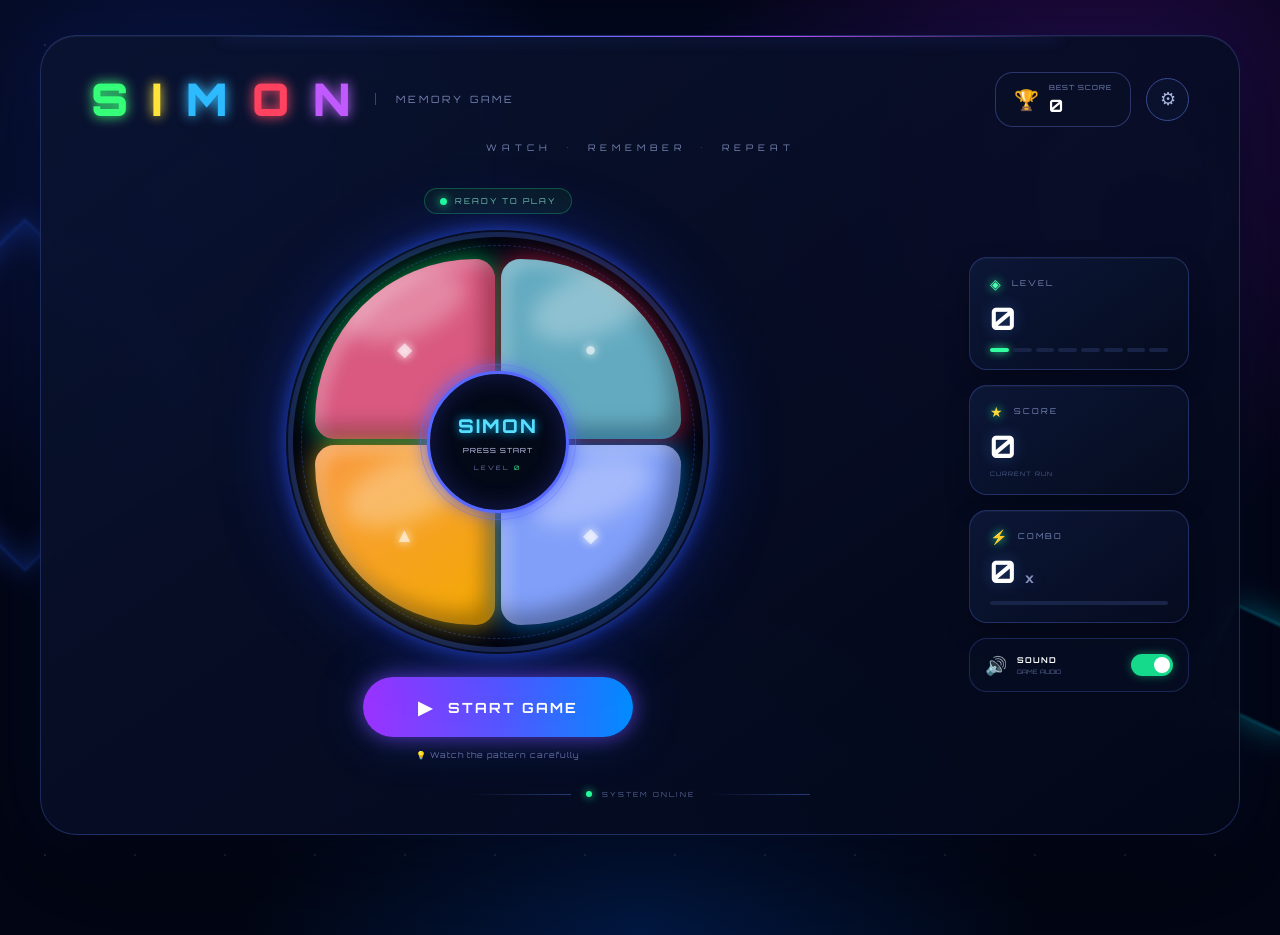
<file: index.html>
<!DOCTYPE html>
<html lang="en">
<head>
    <meta charset="UTF-8">
    <meta name="viewport" content="width=device-width, initial-scale=1.0">

    <title>Simon Neon Game</title>

    <!-- Google Font -->
    <link rel="preconnect" href="https://fonts.googleapis.com">
    <link rel="preconnect" href="https://fonts.gstatic.com" crossorigin>

    <link href="https://fonts.googleapis.com/css2?family=Orbitron:wght@400;500;600;700;800;900&display=swap" rel="stylesheet">

    <link rel="stylesheet" href="style.css">
</head>

<body>

    <!-- Background decoration -->
    <div class="stars"></div>

    <div class="neon-shape shape-one"></div>
    <div class="neon-shape shape-two"></div>
    <div class="neon-shape shape-three"></div>

    <div class="game-wrapper">

        <!-- TOP BAR -->
        <header class="top-bar">

            <div class="brand">

                <div class="simon-logo">
                    <span class="green-text">S</span>
                    <span class="yellow-text">I</span>
                    <span class="blue-text">M</span>
                    <span class="red-text">O</span>
                    <span class="purple-text">N</span>
                </div>

                <div class="game-label">MEMORY GAME</div>

            </div>


            <div class="top-right">

                <div class="best-score">
                    <span class="trophy">🏆</span>

                    <div>
                        <small>BEST SCORE</small>
                        <strong id="bestScore">0</strong>
                    </div>
                </div>

                <button class="icon-button" id="settingsBtn">⚙</button>

            </div>

        </header>


        <!-- SUBTITLE -->
        <div class="subtitle">
            WATCH <span>•</span> REMEMBER <span>•</span> REPEAT
        </div>


        <!-- MAIN CONTENT -->
        <main class="main-content">


            <!-- LEFT GAME -->
            <section class="game-section">

                <div class="status-pill">

                    <span class="status-dot"></span>

                    <span id="statusText">
                        READY TO PLAY
                    </span>

                </div>


                <!-- SIMON BOARD -->
                <div class="simon-board">

                    <div class="board-ring"></div>

                    <!-- GREEN -->
                    <button
                        class="simon-pad green"
                        data-color="green"
                        aria-label="Green">
                        
                        <span class="pad-icon">◆</span>

                    </button>


                    <!-- RED -->
                    <button
                        class="simon-pad red"
                        data-color="red"
                        aria-label="Red">

                        <span class="pad-icon">●</span>

                    </button>


                    <!-- YELLOW -->
                    <button
                        class="simon-pad yellow"
                        data-color="yellow"
                        aria-label="Yellow">

                        <span class="pad-icon">▲</span>

                    </button>


                    <!-- BLUE -->
                    <button
                        class="simon-pad blue"
                        data-color="blue"
                        aria-label="Blue">

                        <span class="pad-icon">◆</span>

                    </button>


                    <!-- CENTER -->
                    <div class="center-console">

                        <div class="center-glow"></div>

                        <div class="center-inner">

                            <div class="mini-logo">
                                SIMON
                            </div>

                            <div
                                class="center-message"
                                id="centerMessage">
                                PRESS START
                            </div>

                            <div class="level-small">
                                LEVEL <span id="levelCenter">0</span>
                            </div>

                        </div>

                    </div>

                </div>


                <!-- START BUTTON -->
                <button class="start-button" id="startButton">

                    <span class="play-icon">▶</span>

                    <span id="startText">
                        START GAME
                    </span>

                </button>


                <div class="game-tip">
                    <span>💡</span>
                    Watch the pattern carefully
                </div>

            </section>



            <!-- RIGHT HUD -->
            <aside class="hud-panel">


                <!-- LEVEL -->
                <div class="hud-card level-card">

                    <div class="card-heading">

                        <span class="card-icon">◈</span>

                        <span>LEVEL</span>

                    </div>

                    <div class="big-number" id="level">
                        0
                    </div>

                    <div class="level-bars">

                        <span class="bar active"></span>
                        <span class="bar"></span>
                        <span class="bar"></span>
                        <span class="bar"></span>
                        <span class="bar"></span>
                        <span class="bar"></span>
                        <span class="bar"></span>
                        <span class="bar"></span>

                    </div>

                </div>


                <!-- SCORE -->
                <div class="hud-card">

                    <div class="card-heading">

                        <span class="card-icon score-icon">★</span>

                        <span>SCORE</span>

                    </div>

                    <div class="big-number" id="score">
                        0
                    </div>

                    <div class="small-label">
                        CURRENT RUN
                    </div>

                </div>


                <!-- COMBO -->
                <div class="hud-card combo-card">

                    <div class="card-heading">

                        <span class="card-icon combo-icon">⚡</span>

                        <span>COMBO</span>

                    </div>

                    <div class="big-number">
                        <span id="combo">0</span>
                        <small>x</small>
                    </div>

                    <div class="combo-line">
                        <div id="comboFill"></div>
                    </div>

                </div>


                <!-- SOUND -->
                <div class="sound-card">

                    <div class="sound-info">

                        <span class="sound-icon">🔊</span>

                        <div>
                            <strong>SOUND</strong>
                            <small>GAME AUDIO</small>
                        </div>

                    </div>

                    <button
                        class="toggle active"
                        id="soundToggle">

                        <span></span>

                    </button>

                </div>


            </aside>

        </main>


        <!-- BOTTOM -->
        <footer class="footer">

            <div class="footer-line"></div>

            <div class="footer-text">
                <span class="green-dot"></span>
                SYSTEM ONLINE
            </div>

            <div class="footer-line"></div>

        </footer>

    </div>


    <!-- SETTINGS MODAL -->
    <div class="modal" id="settingsModal">

        <div class="modal-box">

            <button class="close-modal" id="closeModal">
                ×
            </button>

            <h2>GAME SETTINGS</h2>

            <p>
                Simon Memory Challenge
            </p>

            <div class="setting-row">

                <span>Sound</span>

                <span id="modalSound">
                    ON
                </span>

            </div>

            <div class="setting-row">

                <span>Difficulty</span>

                <span>NORMAL</span>

            </div>

        </div>

    </div>


    <script src="app.js"></script>

</body>
</html>
</file>
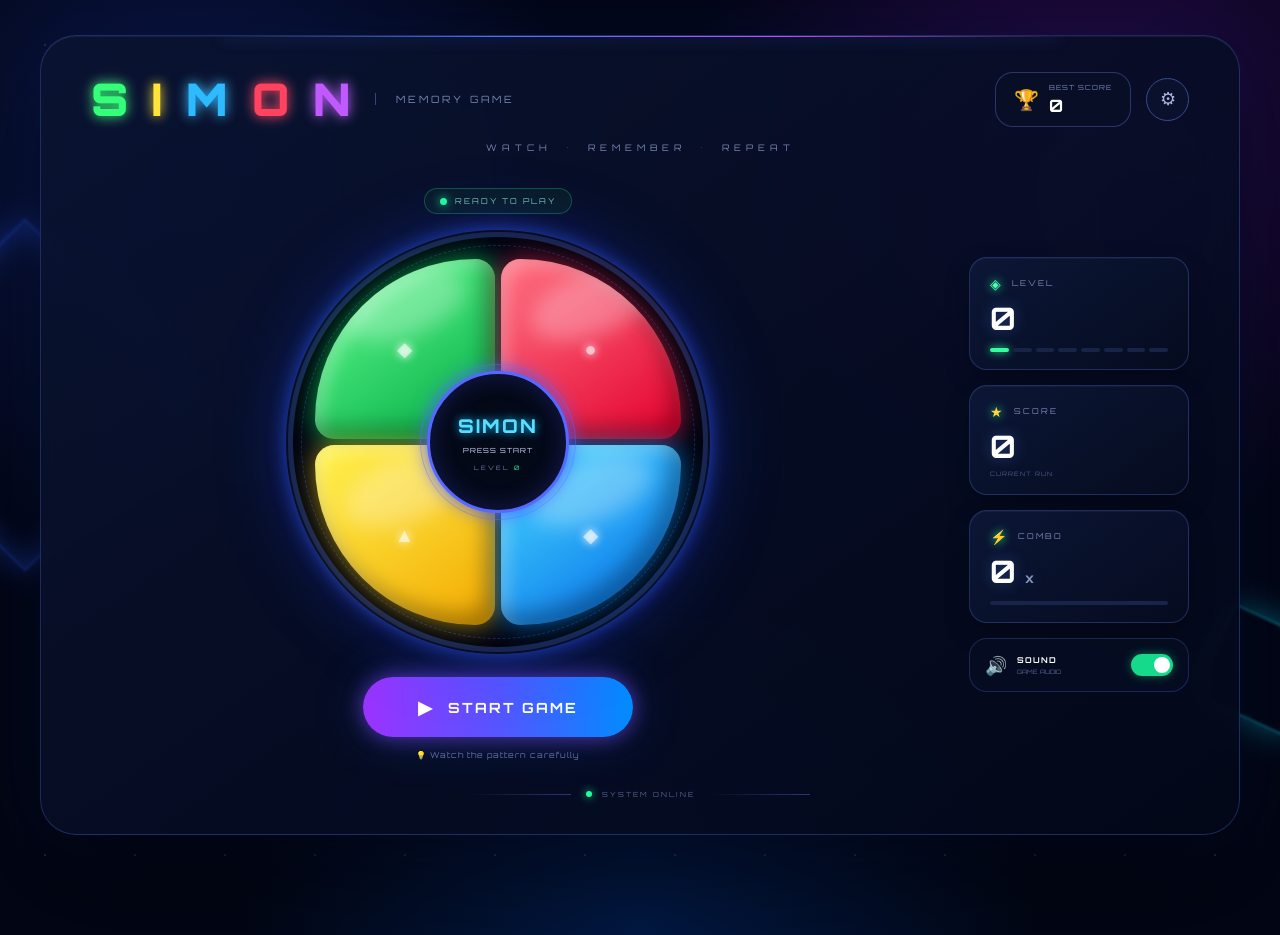
<file: index5.html>
<!DOCTYPE html>
<html lang="en">
<head>
    <meta charset="UTF-8">
    <meta name="viewport" content="width=device-width, initial-scale=1.0">

    <title>Simon Neon Game</title>

    <!-- Google Font -->
    <link rel="preconnect" href="https://fonts.googleapis.com">
    <link rel="preconnect" href="https://fonts.gstatic.com" crossorigin>

    <link href="https://fonts.googleapis.com/css2?family=Orbitron:wght@400;500;600;700;800;900&display=swap" rel="stylesheet">

    <link rel="stylesheet" href="style5.css">
</head>

<body>

    <!-- Background decoration -->
    <div class="stars"></div>

    <div class="neon-shape shape-one"></div>
    <div class="neon-shape shape-two"></div>
    <div class="neon-shape shape-three"></div>

    <div class="game-wrapper">

        <!-- TOP BAR -->
        <header class="top-bar">

            <div class="brand">

                <div class="simon-logo">
                    <span class="green-text">S</span>
                    <span class="yellow-text">I</span>
                    <span class="blue-text">M</span>
                    <span class="red-text">O</span>
                    <span class="purple-text">N</span>
                </div>

                <div class="game-label">MEMORY GAME</div>

            </div>


            <div class="top-right">

                <div class="best-score">
                    <span class="trophy">🏆</span>

                    <div>
                        <small>BEST SCORE</small>
                        <strong id="bestScore">0</strong>
                    </div>
                </div>

                <button class="icon-button" id="settingsBtn">⚙</button>

            </div>

        </header>


        <!-- SUBTITLE -->
        <div class="subtitle">
            WATCH <span>•</span> REMEMBER <span>•</span> REPEAT
        </div>


        <!-- MAIN CONTENT -->
        <main class="main-content">


            <!-- LEFT GAME -->
            <section class="game-section">

                <div class="status-pill">

                    <span class="status-dot"></span>

                    <span id="statusText">
                        READY TO PLAY
                    </span>

                </div>


                <!-- SIMON BOARD -->
                <div class="simon-board">

                    <div class="board-ring"></div>

                    <!-- GREEN -->
                    <button
                        class="simon-pad green"
                        data-color="green"
                        aria-label="Green">
                        
                        <span class="pad-icon">◆</span>

                    </button>


                    <!-- RED -->
                    <button
                        class="simon-pad red"
                        data-color="red"
                        aria-label="Red">

                        <span class="pad-icon">●</span>

                    </button>


                    <!-- YELLOW -->
                    <button
                        class="simon-pad yellow"
                        data-color="yellow"
                        aria-label="Yellow">

                        <span class="pad-icon">▲</span>

                    </button>


                    <!-- BLUE -->
                    <button
                        class="simon-pad blue"
                        data-color="blue"
                        aria-label="Blue">

                        <span class="pad-icon">◆</span>

                    </button>


                    <!-- CENTER -->
                    <div class="center-console">

                        <div class="center-glow"></div>

                        <div class="center-inner">

                            <div class="mini-logo">
                                SIMON
                            </div>

                            <div
                                class="center-message"
                                id="centerMessage">
                                PRESS START
                            </div>

                            <div class="level-small">
                                LEVEL <span id="levelCenter">0</span>
                            </div>

                        </div>

                    </div>

                </div>


                <!-- START BUTTON -->
                <button class="start-button" id="startButton">

                    <span class="play-icon">▶</span>

                    <span id="startText">
                        START GAME
                    </span>

                </button>


                <div class="game-tip">
                    <span>💡</span>
                    Watch the pattern carefully
                </div>

            </section>



            <!-- RIGHT HUD -->
            <aside class="hud-panel">


                <!-- LEVEL -->
                <div class="hud-card level-card">

                    <div class="card-heading">

                        <span class="card-icon">◈</span>

                        <span>LEVEL</span>

                    </div>

                    <div class="big-number" id="level">
                        0
                    </div>

                    <div class="level-bars">

                        <span class="bar active"></span>
                        <span class="bar"></span>
                        <span class="bar"></span>
                        <span class="bar"></span>
                        <span class="bar"></span>
                        <span class="bar"></span>
                        <span class="bar"></span>
                        <span class="bar"></span>

                    </div>

                </div>


                <!-- SCORE -->
                <div class="hud-card">

                    <div class="card-heading">

                        <span class="card-icon score-icon">★</span>

                        <span>SCORE</span>

                    </div>

                    <div class="big-number" id="score">
                        0
                    </div>

                    <div class="small-label">
                        CURRENT RUN
                    </div>

                </div>


                <!-- COMBO -->
                <div class="hud-card combo-card">

                    <div class="card-heading">

                        <span class="card-icon combo-icon">⚡</span>

                        <span>COMBO</span>

                    </div>

                    <div class="big-number">
                        <span id="combo">0</span>
                        <small>x</small>
                    </div>

                    <div class="combo-line">
                        <div id="comboFill"></div>
                    </div>

                </div>


                <!-- SOUND -->
                <div class="sound-card">

                    <div class="sound-info">

                        <span class="sound-icon">🔊</span>

                        <div>
                            <strong>SOUND</strong>
                            <small>GAME AUDIO</small>
                        </div>

                    </div>

                    <button
                        class="toggle active"
                        id="soundToggle">

                        <span></span>

                    </button>

                </div>


            </aside>

        </main>


        <!-- BOTTOM -->
        <footer class="footer">

            <div class="footer-line"></div>

            <div class="footer-text">
                <span class="green-dot"></span>
                SYSTEM ONLINE
            </div>

            <div class="footer-line"></div>

        </footer>

    </div>


    <!-- SETTINGS MODAL -->
    <div class="modal" id="settingsModal">

        <div class="modal-box">

            <button class="close-modal" id="closeModal">
                ×
            </button>

            <h2>GAME SETTINGS</h2>

            <p>
                Simon Memory Challenge
            </p>

            <div class="setting-row">

                <span>Sound</span>

                <span id="modalSound">
                    ON
                </span>

            </div>

            <div class="setting-row">

                <span>Difficulty</span>

                <span>NORMAL</span>

            </div>

        </div>

    </div>


    <script src="app5.js"></script>

</body>
</html>
</file>
<file: style.css>
/* =========================================
   RESET
========================================= */

* {
    margin: 0;
    padding: 0;
    box-sizing: border-box;
}

html {
    scroll-behavior: smooth;
}

body {

    min-height: 100vh;

    font-family: "Orbitron", sans-serif;

    color: white;

    overflow-x: hidden;

    background:

        radial-gradient(
            circle at 15% 20%,
            rgba(30, 60, 180, .35),
            transparent 30%
        ),

        radial-gradient(
            circle at 85% 15%,
            rgba(150, 20, 220, .25),
            transparent 30%
        ),

        radial-gradient(
            circle at 50% 100%,
            rgba(0, 100, 255, .2),
            transparent 35%
        ),

        #020615;
}


/* =========================================
   BACKGROUND
========================================= */

body::before {

    content: "";

    position: fixed;

    inset: 0;

    pointer-events: none;

    background-image:

        radial-gradient(
            white 1px,
            transparent 1px
        );

    background-size: 90px 90px;

    opacity: .12;

    animation: starsMove 25s linear infinite;
}

@keyframes starsMove {

    from {
        transform: translateY(0);
    }

    to {
        transform: translateY(90px);
    }
}


.neon-shape {

    position: fixed;

    pointer-events: none;

    filter: blur(1px);

    opacity: .4;
}

.shape-one {

    width: 250px;
    height: 250px;

    left: -100px;
    top: 30%;

    border: 2px solid #245cff;

    transform: rotate(45deg);

    box-shadow:
        0 0 30px #245cff,
        inset 0 0 30px #245cff;

    animation: floatOne 8s ease-in-out infinite;
}

.shape-two {

    width: 150px;
    height: 150px;

    right: 5%;
    top: 15%;

    border: 2px solid #bd36ff;

    border-radius: 50%;

    box-shadow:
        0 0 30px #bd36ff;

    animation: floatTwo 6s ease-in-out infinite;
}

.shape-three {

    width: 100px;
    height: 100px;

    right: -30px;
    bottom: 20%;

    border: 2px solid #00eaff;

    transform: rotate(25deg);

    box-shadow:
        0 0 30px #00eaff;

}

@keyframes floatOne {

    50% {
        transform: translateY(-30px) rotate(60deg);
    }
}

@keyframes floatTwo {

    50% {
        transform: translateY(25px);
    }
}


/* =========================================
   MAIN WRAPPER
========================================= */

.game-wrapper {

    width: min(1200px, 94%);

    min-height: 720px;

    margin: 35px auto;

    padding: 35px 50px;

    border-radius: 36px;

    border: 1px solid rgba(77, 105, 210, .35);

    background:
        linear-gradient(
            145deg,
            rgba(10, 19, 48, .92),
            rgba(3, 8, 25, .88)
        );

    box-shadow:

        0 30px 100px rgba(0,0,0,.6),

        inset 0 1px 0
        rgba(255,255,255,.05),

        0 0 70px
        rgba(20,70,255,.12);

    backdrop-filter: blur(25px);

    position: relative;

    overflow: hidden;
}

.game-wrapper::before {

    content: "";

    position: absolute;

    top: 0;
    left: 15%;

    width: 70%;
    height: 1px;

    background: linear-gradient(
        90deg,
        transparent,
        #4c72ff,
        #bd4dff,
        transparent
    );

    box-shadow: 0 0 15px #546cff;
}


/* =========================================
   TOP BAR
========================================= */

.top-bar {

    display: flex;

    justify-content: space-between;

    align-items: center;
}

.brand {

    display: flex;

    align-items: center;

    gap: 20px;
}

.simon-logo {

    font-size: 45px;

    font-weight: 900;

    letter-spacing: 5px;

    text-shadow:
        0 0 12px currentColor,
        0 0 25px rgba(255,255,255,.15);
}

.green-text {
    color: #35ff78;
}

.yellow-text {
    color: #ffe33b;
}

.blue-text {
    color: #2dbaff;
}

.red-text {
    color: #ff4260;
}

.purple-text {
    color: #c05aff;
}

.game-label {

    font-size: 10px;

    color: #7785b4;

    letter-spacing: 3px;

    padding-left: 20px;

    border-left: 1px solid #334477;
}


.top-right {

    display: flex;

    align-items: center;

    gap: 15px;
}

.best-score {

    display: flex;

    align-items: center;

    gap: 10px;

    padding: 10px 18px;

    border-radius: 18px;

    border: 1px solid rgba(95,112,210,.4);

    background: rgba(8,15,39,.8);
}

.trophy {

    font-size: 20px;
}

.best-score small {

    display: block;

    color: #7886b7;

    font-size: 7px;

    letter-spacing: 1px;
}

.best-score strong {

    display: block;

    font-size: 17px;

    margin-top: 3px;
}

.icon-button {

    width: 43px;
    height: 43px;

    border-radius: 50%;

    border: 1px solid #384b91;

    color: #aab6df;

    background: #09112d;

    cursor: pointer;

    font-size: 18px;

    transition: .25s;
}

.icon-button:hover {

    color: white;

    border-color: #6f7fff;

    box-shadow: 0 0 20px #425cff;

    transform: rotate(30deg);
}


/* =========================================
   SUBTITLE
========================================= */

.subtitle {

    text-align: center;

    margin-top: 15px;

    font-size: 9px;

    letter-spacing: 5px;

    color: #7785b2;
}

.subtitle span {

    color: #526aff;

    margin: 0 7px;
}


/* =========================================
   MAIN CONTENT
========================================= */

.main-content {

    display: grid;

    grid-template-columns: 1fr 220px;

    align-items: center;

    gap: 65px;

    margin-top: 35px;
}


/* =========================================
   GAME SECTION
========================================= */

.game-section {

    display: flex;

    flex-direction: column;

    align-items: center;
}

.status-pill {

    display: flex;

    align-items: center;

    gap: 8px;

    padding: 7px 15px;

    margin-bottom: 18px;

    border-radius: 30px;

    border: 1px solid rgba(42,255,145,.25);

    background: rgba(12,40,39,.5);

    color: #74c9b0;

    font-size: 8px;

    letter-spacing: 2px;
}

.status-dot {

    width: 7px;
    height: 7px;

    border-radius: 50%;

    background: #21ff9b;

    box-shadow: 0 0 10px #21ff9b;

    animation: statusPulse 1.5s infinite;
}

@keyframes statusPulse {

    50% {
        opacity: .3;
    }
}


/* =========================================
   SIMON BOARD
========================================= */

.simon-board {

    width: 420px;
    height: 420px;

    position: relative;

    border-radius: 50%;

    background:

        radial-gradient(
            circle,
            #111b3d 0%,
            #050a1d 65%,
            #020511 100%
        );

    border: 5px solid #182652;

    box-shadow:

        0 0 0 2px #080d22,

        0 0 20px rgba(48,89,255,.8),

        0 0 70px rgba(32,65,255,.35),

        inset 0 0 50px rgba(0,0,0,.8);
}


/* outer ring */

.board-ring {

    position: absolute;

    inset: 8px;

    border-radius: 50%;

    border: 1px dashed rgba(70,108,255,.3);

    animation: ringRotate 20s linear infinite;
}

@keyframes ringRotate {

    to {
        transform: rotate(360deg);
    }
}


/* =========================================
   SIMON PADS
========================================= */

.simon-pad {

    position: absolute;

    width: 180px;
    height: 180px;

    border: none;

    cursor: pointer;

    z-index: 3;

    transition:
        transform .15s,
        filter .15s;

    overflow: hidden;
}

.simon-pad::after {

    content: "";

    position: absolute;

    width: 70%;

    height: 35%;

    top: 8%;

    left: 15%;

    border-radius: 50%;

    background: rgba(255,255,255,.28);

    filter: blur(10px);

    transform: rotate(-20deg);
}

.pad-icon {

    position: absolute;

    left: 50%;
    top: 50%;

    transform: translate(-50%,-50%);

    font-size: 20px;

    color: rgba(255,255,255,.55);

    text-shadow: 0 0 10px white;

    z-index: 4;
}


/* GREEN */

.green {

    left: 22px;
    top: 22px;

    border-radius:
        100% 12% 12% 12%;

    background:
        linear-gradient(
            145deg,
                      #d95980,
     #d95980
        );

    box-shadow:

        inset -10px -12px 20px rgba(0,0,0,.3),

        inset 8px 8px 15px rgba(255,255,255,.25),

        0 0 25px rgba(0,255,91,.6);
}


/* RED */

.red {

    right: 22px;
    top: 22px;

    border-radius:
        12% 100% 12% 12%;

    background:
        linear-gradient(
            145deg,
                      #63aac0,
             #63aac0
        );

    box-shadow:

        inset -10px -12px 20px rgba(0,0,0,.3),

        inset 8px 8px 15px rgba(255,255,255,.25),

        0 0 25px rgba(255,30,65,.6);
}


/* YELLOW */

.yellow {

    left: 22px;
    bottom: 22px;

    border-radius:
        12% 12% 12% 100%;

    background:
        linear-gradient(
            145deg,
              #f99b45,
            #f3a900
            
        );

    box-shadow:

        inset -10px -12px 20px rgba(0,0,0,.3),

        inset 8px 8px 15px rgba(255,255,255,.25),

        0 0 25px rgba(255,205,0,.6);
}


/* BLUE */

.blue {

    right: 22px;
    bottom: 22px;

    border-radius:
        12% 12% 100% 12%;

    background:
        linear-gradient(
            145deg,
                      #819ff9,
         #819ff9
            
        );

    box-shadow:

        inset -10px -12px 20px rgba(0,0,0,.3),

        inset 8px 8px 15px rgba(255,255,255,.25),

        0 0 25px rgba(0,150,255,.6);
}


/* hover */

.simon-pad:hover {

    transform: scale(1.025);

    filter: brightness(1.15);
}


/* active */

.simon-pad.active {

    transform: scale(.92);

    filter: brightness(1.7);

    z-index: 5;
}

.green.active {
    box-shadow: 0 0 40px #00ff66,
                0 0 90px #00ff66;
}

.red.active {
    box-shadow: 0 0 40px #ff1744,
                0 0 90px #ff1744;
}

.yellow.active {
    box-shadow: 0 0 40px #ffd000,
                0 0 90px #ffd000;
}

.blue.active {
    box-shadow: 0 0 40px #00aaff,
                0 0 90px #00aaff;
}


/* =========================================
   CENTER CONSOLE
========================================= */

.center-console {

    position: absolute;

    width: 142px;
    height: 142px;

    left: 50%;
    top: 50%;

    transform: translate(-50%,-50%);

    border-radius: 50%;

    background: #040918;

    border: 3px solid #5668ff;

    z-index: 10;

    box-shadow:

        0 0 20px #4b5dff,

        inset 0 0 25px rgba(72,84,255,.25);
}

.center-glow {

    position: absolute;

    inset: -10px;

    border-radius: 50%;

    border: 1px solid rgba(98,110,255,.4);

    animation: centerPulse 2s infinite;
}

@keyframes centerPulse {

    50% {
        transform: scale(1.08);
        opacity: .4;
    }
}

.center-inner {

    height: 100%;

    display: flex;

    flex-direction: column;

    align-items: center;

    justify-content: center;

    text-align: center;
}

.mini-logo {

    font-size: 19px;

    font-weight: 800;

    color: #58dfff;

    letter-spacing: 2px;

    text-shadow:
        0 0 10px #00bfff;
}

.center-message {

    margin-top: 8px;

    font-size: 7px;

    letter-spacing: 1px;

    color: #d2d8ff;
}

.level-small {

    margin-top: 9px;

    font-size: 6px;

    color: #7281b7;

    letter-spacing: 2px;
}

.level-small span {

    color: #35ff9e;
}


/* =========================================
   START BUTTON
========================================= */

.start-button {

    margin-top: 25px;

    width: 270px;
    height: 60px;

    border: none;

    border-radius: 40px;

    cursor: pointer;

    display: flex;

    justify-content: center;

    align-items: center;

    gap: 14px;

    font-family: inherit;

    font-size: 14px;

    font-weight: 700;

    letter-spacing: 2px;

    color: white;

    background:

        linear-gradient(
            90deg,
            #9b32ff,
            #5655ff,
            #008cff
        );

    box-shadow:

        0 0 20px rgba(120,70,255,.65),

        0 0 50px rgba(60,100,255,.25);

    transition: .25s;
}

.start-button:hover {

    transform: translateY(-3px) scale(1.03);

    box-shadow:

        0 0 30px #9a4cff,

        0 0 70px rgba(70,100,255,.5);
}

.start-button:active {

    transform: scale(.96);
}

.play-icon {

    font-size: 18px;
}


/* =========================================
   GAME TIP
========================================= */

.game-tip {

    margin-top: 13px;

    color: #6574a8;

    font-size: 8px;

    letter-spacing: 1px;
}


/* =========================================
   HUD
========================================= */

.hud-panel {

    display: flex;

    flex-direction: column;

    gap: 15px;
}

.hud-card {

    padding: 17px 20px;

    border-radius: 18px;

    border: 1px solid rgba(66,91,180,.4);

    background:

        linear-gradient(
            145deg,
            rgba(13,24,57,.9),
            rgba(6,12,32,.9)
        );

    box-shadow:

        inset 0 1px 0 rgba(255,255,255,.04),

        0 10px 25px rgba(0,0,0,.25);
}

.card-heading {

    display: flex;

    align-items: center;

    gap: 9px;

    color: #7887b8;

    font-size: 8px;

    letter-spacing: 2px;
}

.card-icon {

    color: #4cffad;

    font-size: 14px;

    text-shadow: 0 0 10px #25ff9c;
}

.score-icon {
    color: #ffd83d;
}

.combo-icon {
    color: #c557ff;
}

.big-number {

    margin-top: 7px;

    font-size: 31px;

    font-weight: 700;

    color: white;

    text-shadow:
        0 0 15px rgba(90,150,255,.3);
}

.big-number small {

    font-size: 13px;

    color: #8794bd;
}

.small-label {

    margin-top: 4px;

    color: #4d5c89;

    font-size: 6px;

    letter-spacing: 1px;
}


/* =========================================
   LEVEL BARS
========================================= */

.level-bars {

    display: flex;

    gap: 4px;

    margin-top: 10px;
}

.bar {

    height: 4px;

    flex: 1;

    border-radius: 5px;

    background: #172448;
}

.bar.active {

    background: #32ff9f;

    box-shadow:
        0 0 8px #32ff9f;
}


/* =========================================
   COMBO
========================================= */

.combo-line {

    width: 100%;

    height: 4px;

    margin-top: 10px;

    background: #182448;

    border-radius: 10px;

    overflow: hidden;
}

#comboFill {

    width: 0%;

    height: 100%;

    border-radius: 10px;

    background:
        linear-gradient(
            90deg,
            #a23aff,
            #42c8ff
        );

    box-shadow:
        0 0 10px #8c4cff;

    transition: .3s;
}


/* =========================================
   SOUND
========================================= */

.sound-card {

    padding: 15px;

    border-radius: 18px;

    border: 1px solid rgba(66,91,180,.35);

    background: rgba(7,14,36,.8);

    display: flex;

    align-items: center;

    justify-content: space-between;
}

.sound-info {

    display: flex;

    align-items: center;

    gap: 10px;
}

.sound-icon {

    font-size: 18px;
}

.sound-info strong {

    display: block;

    font-size: 8px;

    letter-spacing: 1px;
}

.sound-info small {

    display: block;

    margin-top: 3px;

    color: #56668f;

    font-size: 6px;
}


/* toggle */

.toggle {

    width: 42px;
    height: 22px;

    border: none;

    border-radius: 20px;

    background: #27304e;

    cursor: pointer;

    position: relative;
}

.toggle span {

    position: absolute;

    width: 16px;
    height: 16px;

    top: 3px;
    left: 3px;

    border-radius: 50%;

    background: white;

    transition: .25s;
}

.toggle.active {

    background: #15d98b;

    box-shadow:
        0 0 10px rgba(20,255,150,.4);
}

.toggle.active span {

    left: 23px;
}


/* =========================================
   FOOTER
========================================= */

.footer {

    display: flex;

    align-items: center;

    justify-content: center;

    gap: 15px;

    margin-top: 30px;
}

.footer-line {

    height: 1px;

    width: 100px;

    background:
        linear-gradient(
            90deg,
            transparent,
            #263a77
        );
}

.footer-text {

    font-size: 7px;

    color: #53638e;

    letter-spacing: 2px;
}

.green-dot {

    display: inline-block;

    width: 6px;
    height: 6px;

    border-radius: 50%;

    background: #22ff9c;

    box-shadow: 0 0 8px #22ff9c;

    margin-right: 6px;
}


/* =========================================
   MODAL
========================================= */

.modal {

    position: fixed;

    inset: 0;

    display: none;

    align-items: center;

    justify-content: center;

    background: rgba(0,0,0,.7);

    backdrop-filter: blur(8px);

    z-index: 100;
}

.modal.show {

    display: flex;
}

.modal-box {

    width: 350px;

    padding: 30px;

    border-radius: 25px;

    border: 1px solid #485cff;

    background: #07102d;

    box-shadow:
        0 0 50px rgba(60,80,255,.5);

    position: relative;
}

.modal-box h2 {

    font-size: 17px;

    color: #60dfff;
}

.modal-box p {

    margin-top: 8px;

    font-size: 9px;

    color: #6979a8;
}

.close-modal {

    position: absolute;

    right: 18px;
    top: 15px;

    border: none;

    background: none;

    color: white;

    font-size: 25px;

    cursor: pointer;
}

.setting-row {

    display: flex;

    justify-content: space-between;

    margin-top: 25px;

    padding-bottom: 12px;

    border-bottom: 1px solid #1e2b55;

    font-size: 10px;
}

.setting-row span:last-child {

    color: #38ffa1;
}


/* =========================================
   RESPONSIVE
========================================= */

@media(max-width: 900px) {

    .game-wrapper {

        padding: 25px;

    }

    .main-content {

        grid-template-columns: 1fr;

        gap: 30px;
    }

    .hud-panel {

        display: grid;

        grid-template-columns: repeat(2,1fr);
    }

    .sound-card {

        grid-column: span 2;
    }
}


@media(max-width: 550px) {

    .game-wrapper {

        width: 96%;

        margin: 10px auto;

        padding: 20px 12px;

        border-radius: 25px;
    }

    .top-bar {

        flex-direction: column;

        gap: 15px;
    }

    .simon-logo {

        font-size: 32px;
    }

    .game-label {

        display: none;
    }

    .subtitle {

        font-size: 7px;

        letter-spacing: 2px;
    }

    .simon-board {

        width: 330px;
        height: 330px;
    }

    .simon-pad {

        width: 140px;
        height: 140px;
    }

    .green,
    .red {

        top: 18px;
    }

    .green,
    .yellow {

        left: 18px;
    }

    .red,
    .blue {

        right: 18px;
    }

    .yellow,
    .blue {

        bottom: 18px;
    }

    .center-console {

        width: 115px;
        height: 115px;
    }

    .mini-logo {

        font-size: 15px;
    }

    .hud-panel {

        grid-template-columns: 1fr;
    }

    .sound-card {

        grid-column: span 1;
    }

    .best-score {

        padding: 8px 12px;
    }
}
</file>
<file: style5.css>
/* =========================================
   RESET
========================================= */

* {
    margin: 0;
    padding: 0;
    box-sizing: border-box;
}

html {
    scroll-behavior: smooth;
}

body {

    min-height: 100vh;

    font-family: "Orbitron", sans-serif;

    color: white;

    overflow-x: hidden;

    background:

        radial-gradient(
            circle at 15% 20%,
            rgba(30, 60, 180, .35),
            transparent 30%
        ),

        radial-gradient(
            circle at 85% 15%,
            rgba(150, 20, 220, .25),
            transparent 30%
        ),

        radial-gradient(
            circle at 50% 100%,
            rgba(0, 100, 255, .2),
            transparent 35%
        ),

        #020615;
}


/* =========================================
   BACKGROUND
========================================= */

body::before {

    content: "";

    position: fixed;

    inset: 0;

    pointer-events: none;

    background-image:

        radial-gradient(
            white 1px,
            transparent 1px
        );

    background-size: 90px 90px;

    opacity: .12;

    animation: starsMove 25s linear infinite;
}

@keyframes starsMove {

    from {
        transform: translateY(0);
    }

    to {
        transform: translateY(90px);
    }
}


.neon-shape {

    position: fixed;

    pointer-events: none;

    filter: blur(1px);

    opacity: .4;
}

.shape-one {

    width: 250px;
    height: 250px;

    left: -100px;
    top: 30%;

    border: 2px solid #245cff;

    transform: rotate(45deg);

    box-shadow:
        0 0 30px #245cff,
        inset 0 0 30px #245cff;

    animation: floatOne 8s ease-in-out infinite;
}

.shape-two {

    width: 150px;
    height: 150px;

    right: 5%;
    top: 15%;

    border: 2px solid #bd36ff;

    border-radius: 50%;

    box-shadow:
        0 0 30px #bd36ff;

    animation: floatTwo 6s ease-in-out infinite;
}

.shape-three {

    width: 100px;
    height: 100px;

    right: -30px;
    bottom: 20%;

    border: 2px solid #00eaff;

    transform: rotate(25deg);

    box-shadow:
        0 0 30px #00eaff;

}

@keyframes floatOne {

    50% {
        transform: translateY(-30px) rotate(60deg);
    }
}

@keyframes floatTwo {

    50% {
        transform: translateY(25px);
    }
}


/* =========================================
   MAIN WRAPPER
========================================= */

.game-wrapper {

    width: min(1200px, 94%);

    min-height: 720px;

    margin: 35px auto;

    padding: 35px 50px;

    border-radius: 36px;

    border: 1px solid rgba(77, 105, 210, .35);

    background:
        linear-gradient(
            145deg,
            rgba(10, 19, 48, .92),
            rgba(3, 8, 25, .88)
        );

    box-shadow:

        0 30px 100px rgba(0,0,0,.6),

        inset 0 1px 0
        rgba(255,255,255,.05),

        0 0 70px
        rgba(20,70,255,.12);

    backdrop-filter: blur(25px);

    position: relative;

    overflow: hidden;
}

.game-wrapper::before {

    content: "";

    position: absolute;

    top: 0;
    left: 15%;

    width: 70%;
    height: 1px;

    background: linear-gradient(
        90deg,
        transparent,
        #4c72ff,
        #bd4dff,
        transparent
    );

    box-shadow: 0 0 15px #546cff;
}


/* =========================================
   TOP BAR
========================================= */

.top-bar {

    display: flex;

    justify-content: space-between;

    align-items: center;
}

.brand {

    display: flex;

    align-items: center;

    gap: 20px;
}

.simon-logo {

    font-size: 45px;

    font-weight: 900;

    letter-spacing: 5px;

    text-shadow:
        0 0 12px currentColor,
        0 0 25px rgba(255,255,255,.15);
}

.green-text {
    color: #35ff78;
}

.yellow-text {
    color: #ffe33b;
}

.blue-text {
    color: #2dbaff;
}

.red-text {
    color: #ff4260;
}

.purple-text {
    color: #c05aff;
}

.game-label {

    font-size: 10px;

    color: #7785b4;

    letter-spacing: 3px;

    padding-left: 20px;

    border-left: 1px solid #334477;
}


.top-right {

    display: flex;

    align-items: center;

    gap: 15px;
}

.best-score {

    display: flex;

    align-items: center;

    gap: 10px;

    padding: 10px 18px;

    border-radius: 18px;

    border: 1px solid rgba(95,112,210,.4);

    background: rgba(8,15,39,.8);
}

.trophy {

    font-size: 20px;
}

.best-score small {

    display: block;

    color: #7886b7;

    font-size: 7px;

    letter-spacing: 1px;
}

.best-score strong {

    display: block;

    font-size: 17px;

    margin-top: 3px;
}

.icon-button {

    width: 43px;
    height: 43px;

    border-radius: 50%;

    border: 1px solid #384b91;

    color: #aab6df;

    background: #09112d;

    cursor: pointer;

    font-size: 18px;

    transition: .25s;
}

.icon-button:hover {

    color: white;

    border-color: #6f7fff;

    box-shadow: 0 0 20px #425cff;

    transform: rotate(30deg);
}


/* =========================================
   SUBTITLE
========================================= */

.subtitle {

    text-align: center;

    margin-top: 15px;

    font-size: 9px;

    letter-spacing: 5px;

    color: #7785b2;
}

.subtitle span {

    color: #526aff;

    margin: 0 7px;
}


/* =========================================
   MAIN CONTENT
========================================= */

.main-content {

    display: grid;

    grid-template-columns: 1fr 220px;

    align-items: center;

    gap: 65px;

    margin-top: 35px;
}


/* =========================================
   GAME SECTION
========================================= */

.game-section {

    display: flex;

    flex-direction: column;

    align-items: center;
}

.status-pill {

    display: flex;

    align-items: center;

    gap: 8px;

    padding: 7px 15px;

    margin-bottom: 18px;

    border-radius: 30px;

    border: 1px solid rgba(42,255,145,.25);

    background: rgba(12,40,39,.5);

    color: #74c9b0;

    font-size: 8px;

    letter-spacing: 2px;
}

.status-dot {

    width: 7px;
    height: 7px;

    border-radius: 50%;

    background: #21ff9b;

    box-shadow: 0 0 10px #21ff9b;

    animation: statusPulse 1.5s infinite;
}

@keyframes statusPulse {

    50% {
        opacity: .3;
    }
}


/* =========================================
   SIMON BOARD
========================================= */

.simon-board {

    width: 420px;
    height: 420px;

    position: relative;

    border-radius: 50%;

    background:

        radial-gradient(
            circle,
            #111b3d 0%,
            #050a1d 65%,
            #020511 100%
        );

    border: 5px solid #182652;

    box-shadow:

        0 0 0 2px #080d22,

        0 0 20px rgba(48,89,255,.8),

        0 0 70px rgba(32,65,255,.35),

        inset 0 0 50px rgba(0,0,0,.8);
}


/* outer ring */

.board-ring {

    position: absolute;

    inset: 8px;

    border-radius: 50%;

    border: 1px dashed rgba(70,108,255,.3);

    animation: ringRotate 20s linear infinite;
}

@keyframes ringRotate {

    to {
        transform: rotate(360deg);
    }
}


/* =========================================
   SIMON PADS
========================================= */

.simon-pad {

    position: absolute;

    width: 180px;
    height: 180px;

    border: none;

    cursor: pointer;

    z-index: 3;

    transition:
        transform .15s,
        filter .15s;

    overflow: hidden;
}

.simon-pad::after {

    content: "";

    position: absolute;

    width: 70%;

    height: 35%;

    top: 8%;

    left: 15%;

    border-radius: 50%;

    background: rgba(255,255,255,.28);

    filter: blur(10px);

    transform: rotate(-20deg);
}

.pad-icon {

    position: absolute;

    left: 50%;
    top: 50%;

    transform: translate(-50%,-50%);

    font-size: 20px;

    color: rgba(255,255,255,.55);

    text-shadow: 0 0 10px white;

    z-index: 4;
}


/* GREEN */

.green {

    left: 22px;
    top: 22px;

    border-radius:
        100% 12% 12% 12%;

    background:
        linear-gradient(
            145deg,
            #64ff91,
            #00a943
        );

    box-shadow:

        inset -10px -12px 20px rgba(0,0,0,.3),

        inset 8px 8px 15px rgba(255,255,255,.25),

        0 0 25px rgba(0,255,91,.6);
}


/* RED */

.red {

    right: 22px;
    top: 22px;

    border-radius:
        12% 100% 12% 12%;

    background:
        linear-gradient(
            145deg,
            #ff7182,
            #e3002e
        );

    box-shadow:

        inset -10px -12px 20px rgba(0,0,0,.3),

        inset 8px 8px 15px rgba(255,255,255,.25),

        0 0 25px rgba(255,30,65,.6);
}


/* YELLOW */

.yellow {

    left: 22px;
    bottom: 22px;

    border-radius:
        12% 12% 12% 100%;

    background:
        linear-gradient(
            145deg,
            #fff34d,
            #f3a900
        );

    box-shadow:

        inset -10px -12px 20px rgba(0,0,0,.3),

        inset 8px 8px 15px rgba(255,255,255,.25),

        0 0 25px rgba(255,205,0,.6);
}


/* BLUE */

.blue {

    right: 22px;
    bottom: 22px;

    border-radius:
        12% 12% 100% 12%;

    background:
        linear-gradient(
            145deg,
            #48ddff,
            #0065e8
        );

    box-shadow:

        inset -10px -12px 20px rgba(0,0,0,.3),

        inset 8px 8px 15px rgba(255,255,255,.25),

        0 0 25px rgba(0,150,255,.6);
}


/* hover */

.simon-pad:hover {

    transform: scale(1.025);

    filter: brightness(1.15);
}


/* active */

.simon-pad.active {

    transform: scale(.92);

    filter: brightness(1.7);

    z-index: 5;
}

.green.active {
    box-shadow: 0 0 40px #00ff66,
                0 0 90px #00ff66;
}

.red.active {
    box-shadow: 0 0 40px #ff1744,
                0 0 90px #ff1744;
}

.yellow.active {
    box-shadow: 0 0 40px #ffd000,
                0 0 90px #ffd000;
}

.blue.active {
    box-shadow: 0 0 40px #00aaff,
                0 0 90px #00aaff;
}


/* =========================================
   CENTER CONSOLE
========================================= */

.center-console {

    position: absolute;

    width: 142px;
    height: 142px;

    left: 50%;
    top: 50%;

    transform: translate(-50%,-50%);

    border-radius: 50%;

    background: #040918;

    border: 3px solid #5668ff;

    z-index: 10;

    box-shadow:

        0 0 20px #4b5dff,

        inset 0 0 25px rgba(72,84,255,.25);
}

.center-glow {

    position: absolute;

    inset: -10px;

    border-radius: 50%;

    border: 1px solid rgba(98,110,255,.4);

    animation: centerPulse 2s infinite;
}

@keyframes centerPulse {

    50% {
        transform: scale(1.08);
        opacity: .4;
    }
}

.center-inner {

    height: 100%;

    display: flex;

    flex-direction: column;

    align-items: center;

    justify-content: center;

    text-align: center;
}

.mini-logo {

    font-size: 19px;

    font-weight: 800;

    color: #58dfff;

    letter-spacing: 2px;

    text-shadow:
        0 0 10px #00bfff;
}

.center-message {

    margin-top: 8px;

    font-size: 7px;

    letter-spacing: 1px;

    color: #d2d8ff;
}

.level-small {

    margin-top: 9px;

    font-size: 6px;

    color: #7281b7;

    letter-spacing: 2px;
}

.level-small span {

    color: #35ff9e;
}


/* =========================================
   START BUTTON
========================================= */

.start-button {

    margin-top: 25px;

    width: 270px;
    height: 60px;

    border: none;

    border-radius: 40px;

    cursor: pointer;

    display: flex;

    justify-content: center;

    align-items: center;

    gap: 14px;

    font-family: inherit;

    font-size: 14px;

    font-weight: 700;

    letter-spacing: 2px;

    color: white;

    background:

        linear-gradient(
            90deg,
            #9b32ff,
            #5655ff,
            #008cff
        );

    box-shadow:

        0 0 20px rgba(120,70,255,.65),

        0 0 50px rgba(60,100,255,.25);

    transition: .25s;
}

.start-button:hover {

    transform: translateY(-3px) scale(1.03);

    box-shadow:

        0 0 30px #9a4cff,

        0 0 70px rgba(70,100,255,.5);
}

.start-button:active {

    transform: scale(.96);
}

.play-icon {

    font-size: 18px;
}


/* =========================================
   GAME TIP
========================================= */

.game-tip {

    margin-top: 13px;

    color: #6574a8;

    font-size: 8px;

    letter-spacing: 1px;
}


/* =========================================
   HUD
========================================= */

.hud-panel {

    display: flex;

    flex-direction: column;

    gap: 15px;
}

.hud-card {

    padding: 17px 20px;

    border-radius: 18px;

    border: 1px solid rgba(66,91,180,.4);

    background:

        linear-gradient(
            145deg,
            rgba(13,24,57,.9),
            rgba(6,12,32,.9)
        );

    box-shadow:

        inset 0 1px 0 rgba(255,255,255,.04),

        0 10px 25px rgba(0,0,0,.25);
}

.card-heading {

    display: flex;

    align-items: center;

    gap: 9px;

    color: #7887b8;

    font-size: 8px;

    letter-spacing: 2px;
}

.card-icon {

    color: #4cffad;

    font-size: 14px;

    text-shadow: 0 0 10px #25ff9c;
}

.score-icon {
    color: #ffd83d;
}

.combo-icon {
    color: #c557ff;
}

.big-number {

    margin-top: 7px;

    font-size: 31px;

    font-weight: 700;

    color: white;

    text-shadow:
        0 0 15px rgba(90,150,255,.3);
}

.big-number small {

    font-size: 13px;

    color: #8794bd;
}

.small-label {

    margin-top: 4px;

    color: #4d5c89;

    font-size: 6px;

    letter-spacing: 1px;
}


/* =========================================
   LEVEL BARS
========================================= */

.level-bars {

    display: flex;

    gap: 4px;

    margin-top: 10px;
}

.bar {

    height: 4px;

    flex: 1;

    border-radius: 5px;

    background: #172448;
}

.bar.active {

    background: #32ff9f;

    box-shadow:
        0 0 8px #32ff9f;
}


/* =========================================
   COMBO
========================================= */

.combo-line {

    width: 100%;

    height: 4px;

    margin-top: 10px;

    background: #182448;

    border-radius: 10px;

    overflow: hidden;
}

#comboFill {

    width: 0%;

    height: 100%;

    border-radius: 10px;

    background:
        linear-gradient(
            90deg,
            #a23aff,
            #42c8ff
        );

    box-shadow:
        0 0 10px #8c4cff;

    transition: .3s;
}


/* =========================================
   SOUND
========================================= */

.sound-card {

    padding: 15px;

    border-radius: 18px;

    border: 1px solid rgba(66,91,180,.35);

    background: rgba(7,14,36,.8);

    display: flex;

    align-items: center;

    justify-content: space-between;
}

.sound-info {

    display: flex;

    align-items: center;

    gap: 10px;
}

.sound-icon {

    font-size: 18px;
}

.sound-info strong {

    display: block;

    font-size: 8px;

    letter-spacing: 1px;
}

.sound-info small {

    display: block;

    margin-top: 3px;

    color: #56668f;

    font-size: 6px;
}


/* toggle */

.toggle {

    width: 42px;
    height: 22px;

    border: none;

    border-radius: 20px;

    background: #27304e;

    cursor: pointer;

    position: relative;
}

.toggle span {

    position: absolute;

    width: 16px;
    height: 16px;

    top: 3px;
    left: 3px;

    border-radius: 50%;

    background: white;

    transition: .25s;
}

.toggle.active {

    background: #15d98b;

    box-shadow:
        0 0 10px rgba(20,255,150,.4);
}

.toggle.active span {

    left: 23px;
}


/* =========================================
   FOOTER
========================================= */

.footer {

    display: flex;

    align-items: center;

    justify-content: center;

    gap: 15px;

    margin-top: 30px;
}

.footer-line {

    height: 1px;

    width: 100px;

    background:
        linear-gradient(
            90deg,
            transparent,
            #263a77
        );
}

.footer-text {

    font-size: 7px;

    color: #53638e;

    letter-spacing: 2px;
}

.green-dot {

    display: inline-block;

    width: 6px;
    height: 6px;

    border-radius: 50%;

    background: #22ff9c;

    box-shadow: 0 0 8px #22ff9c;

    margin-right: 6px;
}


/* =========================================
   MODAL
========================================= */

.modal {

    position: fixed;

    inset: 0;

    display: none;

    align-items: center;

    justify-content: center;

    background: rgba(0,0,0,.7);

    backdrop-filter: blur(8px);

    z-index: 100;
}

.modal.show {

    display: flex;
}

.modal-box {

    width: 350px;

    padding: 30px;

    border-radius: 25px;

    border: 1px solid #485cff;

    background: #07102d;

    box-shadow:
        0 0 50px rgba(60,80,255,.5);

    position: relative;
}

.modal-box h2 {

    font-size: 17px;

    color: #60dfff;
}

.modal-box p {

    margin-top: 8px;

    font-size: 9px;

    color: #6979a8;
}

.close-modal {

    position: absolute;

    right: 18px;
    top: 15px;

    border: none;

    background: none;

    color: white;

    font-size: 25px;

    cursor: pointer;
}

.setting-row {

    display: flex;

    justify-content: space-between;

    margin-top: 25px;

    padding-bottom: 12px;

    border-bottom: 1px solid #1e2b55;

    font-size: 10px;
}

.setting-row span:last-child {

    color: #38ffa1;
}


/* =========================================
   RESPONSIVE
========================================= */

@media(max-width: 900px) {

    .game-wrapper {

        padding: 25px;

    }

    .main-content {

        grid-template-columns: 1fr;

        gap: 30px;
    }

    .hud-panel {

        display: grid;

        grid-template-columns: repeat(2,1fr);
    }

    .sound-card {

        grid-column: span 2;
    }
}


@media(max-width: 550px) {

    .game-wrapper {

        width: 96%;

        margin: 10px auto;

        padding: 20px 12px;

        border-radius: 25px;
    }

    .top-bar {

        flex-direction: column;

        gap: 15px;
    }

    .simon-logo {

        font-size: 32px;
    }

    .game-label {

        display: none;
    }

    .subtitle {

        font-size: 7px;

        letter-spacing: 2px;
    }

    .simon-board {

        width: 330px;
        height: 330px;
    }

    .simon-pad {

        width: 140px;
        height: 140px;
    }

    .green,
    .red {

        top: 18px;
    }

    .green,
    .yellow {

        left: 18px;
    }

    .red,
    .blue {

        right: 18px;
    }

    .yellow,
    .blue {

        bottom: 18px;
    }

    .center-console {

        width: 115px;
        height: 115px;
    }

    .mini-logo {

        font-size: 15px;
    }

    .hud-panel {

        grid-template-columns: 1fr;
    }

    .sound-card {

        grid-column: span 1;
    }

    .best-score {

        padding: 8px 12px;
    }
}
</file>
